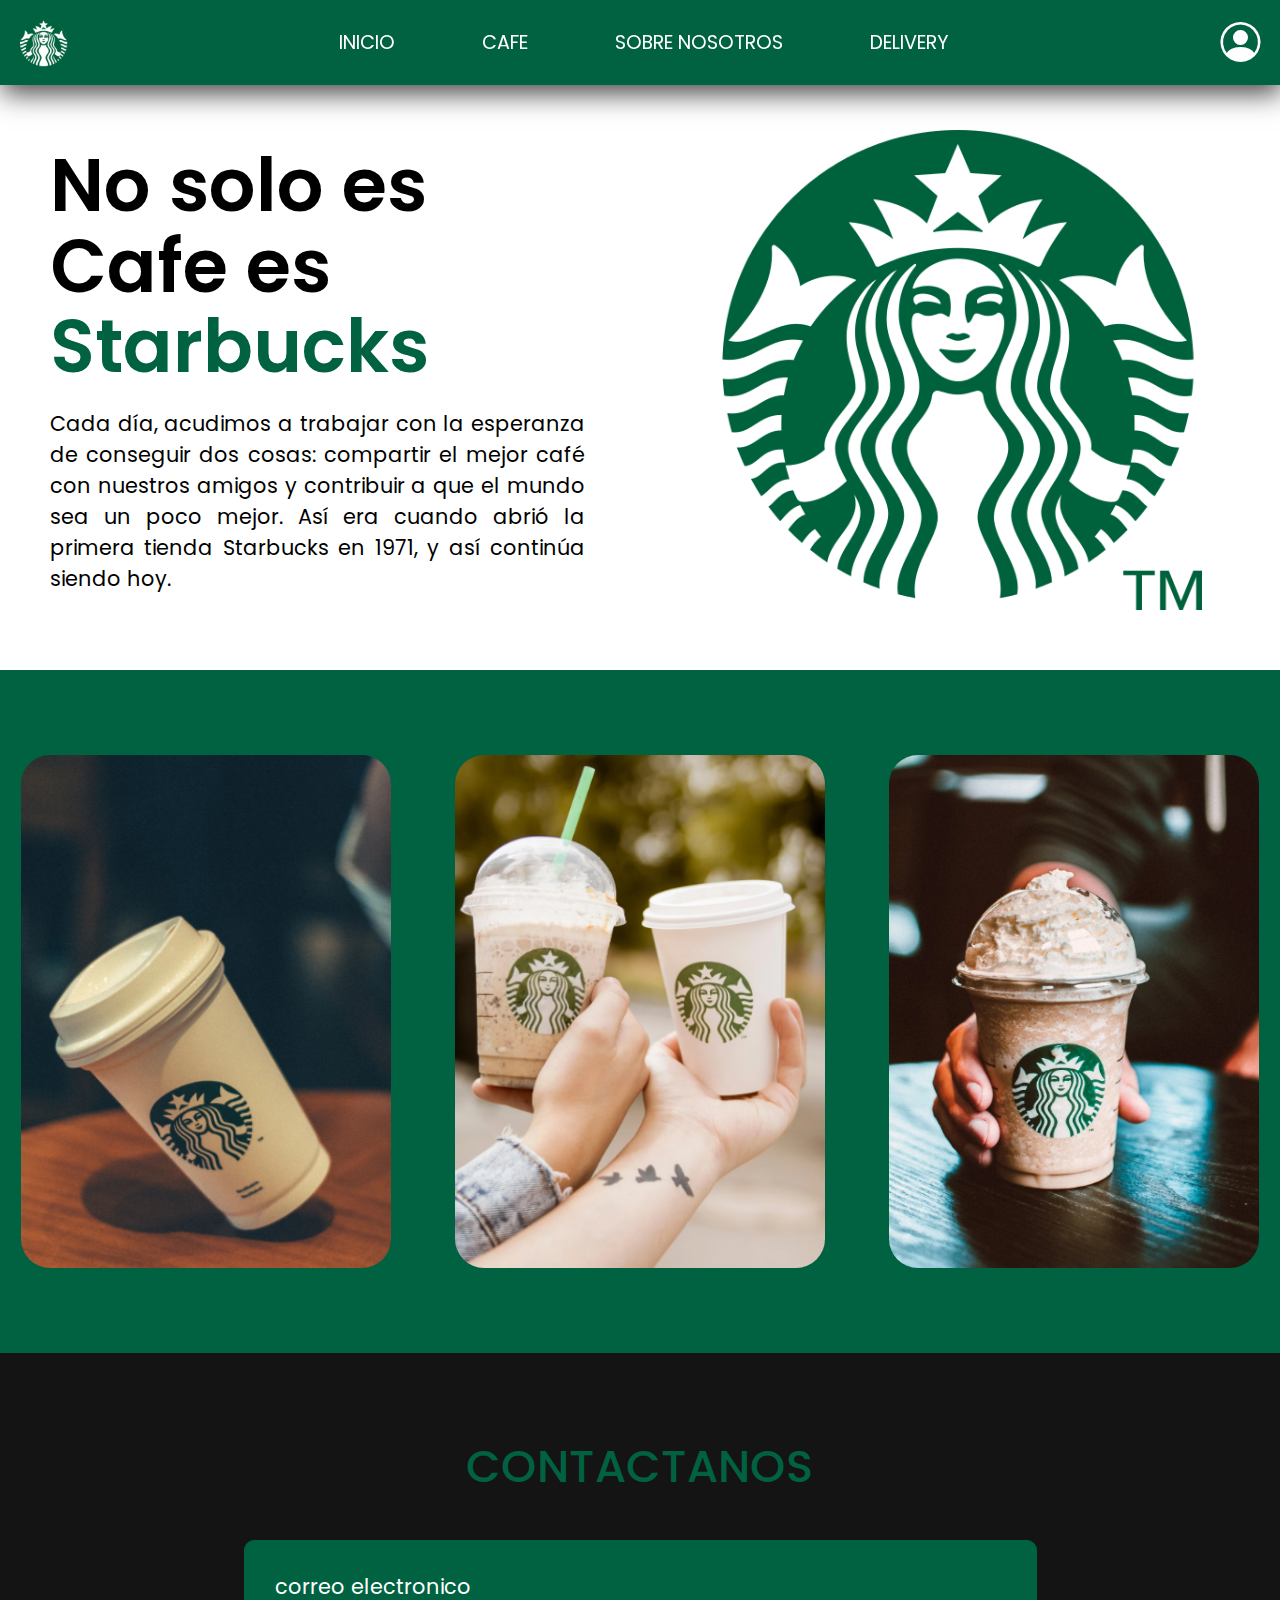
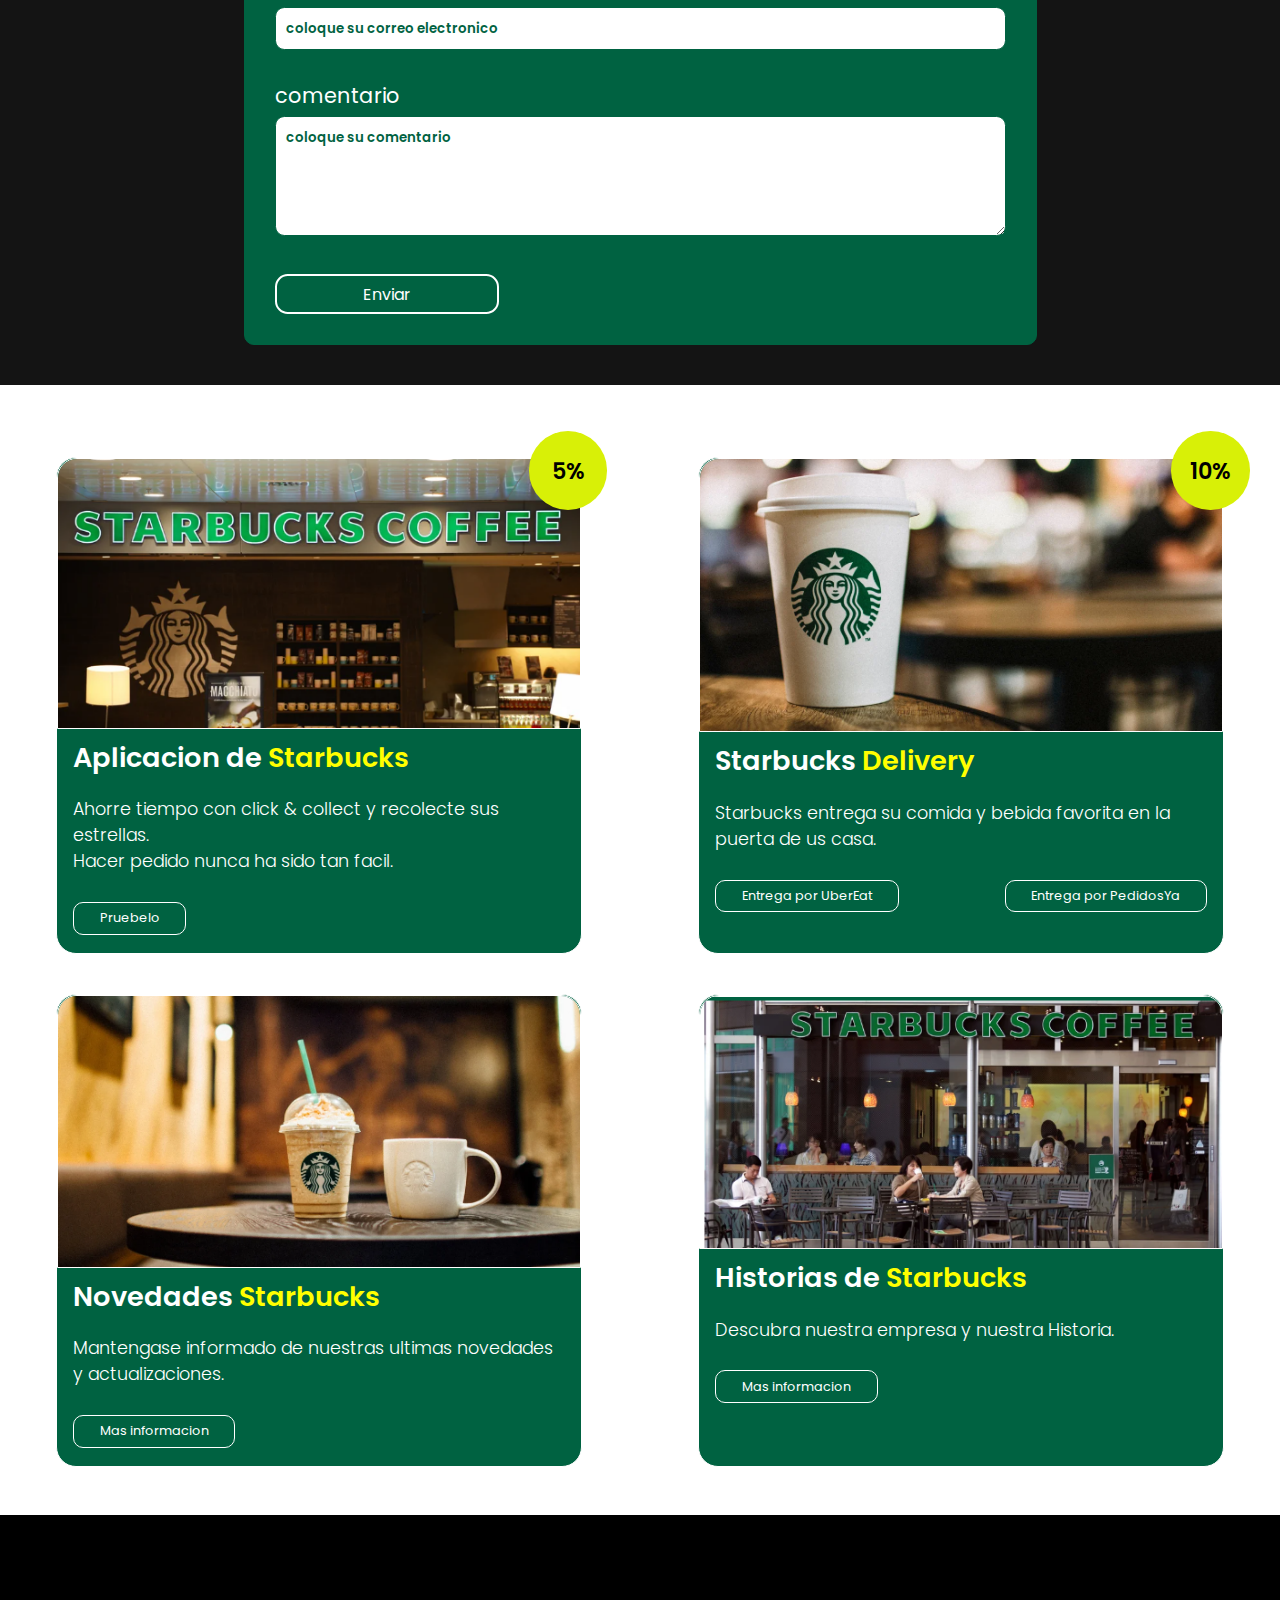
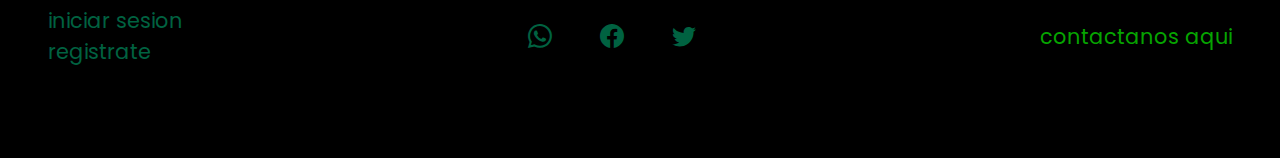
<file: index.html>
<!DOCTYPE html>
<html lang="es-AR">
  <head>
    <meta charset="UTF-8" />
    <meta http-equiv="X-UA-Compatible" content="IE=edge" />
    <meta name="viewport" content="width=device-width, initial-scale=1.0" />
    <meta name="author" content="Starbucks" />
    <meta name="description" content="Nos solo es Cafe es Starbucks" />
    <meta
      name="keywords"
      content="coffe, cafe, starbucks, bebida, bebidas calientes"
    />
    <title>Starbucks</title>
    <link rel="icon" href="./image/starbucks.png" />
    <link rel="stylesheet" href="./css/style.css" />
    <link
      rel="stylesheet"
      href="https://cdn.jsdelivr.net/npm/bootstrap-icons@1.9.1/font/bootstrap-icons.css"
    />
    <link rel="preconnect" href="https://fonts.googleapis.com" />
    <link rel="preconnect" href="https://fonts.gstatic.com" crossorigin />
    <link
      href="https://fonts.googleapis.com/css2?family=Poppins&display=swap"
      rel="stylesheet"
    />
  </head>

  <body>
    <header class="header">
      <div class="header__container-logo">
        <a href="./index.html">
          <img class="header__logo" src="./image/starbucks.png" alt="logo" />
        </a>
      </div>
      <nav class="header__nav">
        <a class="header__nav-link" href="#Inicio">Inicio</a>
        <a class="header__nav-link" href="#Cafe">Cafe</a>
        <a class="header__nav-link" href="#SobreNos">Sobre nosotros</a>
        <a class="header__nav-link" href="#Delivery">Delivery</a>
      </nav>
      <div class="header__container-icon">
        <i class="header__icon-list bi bi-list"></i>
        <i class="header__icon-user bi bi-person-circle"></i>
      </div>
    </header>
    <main class="main" id="Inicio">
      <div class="main__container-text">
        <h1 class="main__title">
          No solo es Cafe es <span class="span__green">Starbucks</span>
        </h1>
        <p class="main__p">
          Cada día, acudimos a trabajar con la esperanza de conseguir dos cosas:
          compartir el mejor café con nuestros amigos y contribuir a que el
          mundo sea un poco mejor. Así era cuando abrió la primera tienda
          Starbucks en 1971, y así continúa siendo hoy.
        </p>
      </div>
      <div class="main__container-img">
        <img class="main__img" src="./image/starbucks.png" alt="starbucks" />
      </div>
    </main>

    <section class="gallery" id="Cafe">
      <div class="container__img">
        <img class="gallery__img" src="./image/gallery-1.png" alt="img-1" />
      </div>
      <div class="container__img">
        <img class="gallery__img" src="./image/gallery-2.png" alt="img-2" />
      </div>
      <div class="container__img">
        <img class="gallery__img" src="./image/gallery-3.png" alt="img-3" />
      </div>
    </section>

    <section class="contact" id="Delivery">
      <h2 class="contact__title">contactanos</h2>
      <form class="contact__form">
        <div class="contact__form__container-email contact__form-container">
          <label class="contact__form-label">correo electronico</label>
          <input
            class="contact__form-email contact__form-input"
            type="email"
            name="contact_email"
            placeholder="coloque su correo electronico"
            required
          />
        </div>
        <div class="contact__form__container-comment contact__form-container">
          <label class="contact__form-label">comentario</label>
          <textarea
            class="contact__form-textarea contact__form-input"
            name="contact_comment"
            placeholder="coloque su comentario"
            required
          ></textarea>
        </div>
        <input class="contact__form-button" type="submit" value="Enviar" />
      </form>
    </section>

    <section class="cards" id="SobreNos">
      <div class="cards__container-card">
        <img class="cards__card-img" src="./image/card-1.png" alt="card1" />
        <div class="cards__card-circle">5%</div>
        <div class="cards__card__container-text">
          <h3 class="cards__card-title">
            Aplicacion de <span class="span__yellow">Starbucks</span>
          </h3>
          <p class="cards__card-text">
            Ahorre tiempo con click & collect y recolecte sus estrellas.
            <br />Hacer pedido nunca ha sido tan facil.
          </p>
          <input class="cards__card-button" type="button" value="Pruebelo" />
        </div>
      </div>
      <div class="cards__container-card">
        <img class="cards__card-img" src="./image/card-2.png" alt="card2" />
        <div class="cards__card-circle">10%</div>
        <div class="cards__card__container-text">
          <h3 class="cards__card-title">
            Starbucks <span class="span__yellow">Delivery</span>
          </h3>
          <p class="cards__card-text">
            Starbucks entrega su comida y bebida favorita en la puerta de us
            casa.
          </p>
          <div class="cards__card__container-button">
            <input
              class="cards__card-button"
              type="button"
              value="Entrega por UberEat"
            />
            <input
              class="cards__card-button"
              type="button"
              value="Entrega por PedidosYa"
            />
          </div>
        </div>
      </div>
      <div class="cards__container-card">
        <img class="cards__card-img" src="./image/card-3.png" alt="card3" />
        <div class="cards__card__container-text">
          <h3 class="cards__card-title">
            Novedades <span class="span__yellow">Starbucks</span>
          </h3>
          <p class="cards__card-text">
            Mantengase informado de nuestras ultimas novedades y
            actualizaciones.
          </p>
          <input
            class="cards__card-button"
            type="button"
            value="Mas informacion"
          />
        </div>
      </div>
      <div class="cards__container-card">
        <img class="cards__card-img" src="./image/card-4.png" alt="card4" />
        <div class="cards__card__container-text">
          <h3 class="cards__card-title">
            Historias de <span class="span__yellow">Starbucks</span>
          </h3>
          <p class="cards__card-text">
            Descubra nuestra empresa y nuestra Historia.
          </p>
          <input
            class="cards__card-button"
            type="button"
            value="Mas informacion"
          />
        </div>
      </div>
    </section>

    <footer class="footer">
      <div class="footer__container-user">
        <a class="footer__user-login footer__user" href="#">iniciar sesion</a>
        <a class="footer__user-register footer__user" href="#">registrate</a>
      </div>
      <div class="footer__container-network">
        <i class="footer__network-icon bi bi-whatsapp"></i>
        <i class="footer__network-icon bi bi-facebook"></i>
        <i class="footer__network-icon bi bi-twitter"></i>
      </div>
      <div class="footer__container-contact-us">
        <a class="footer__contact-us" href="#">contactanos aqui</a>
      </div>
    </footer>
  </body>
</html>
</file>
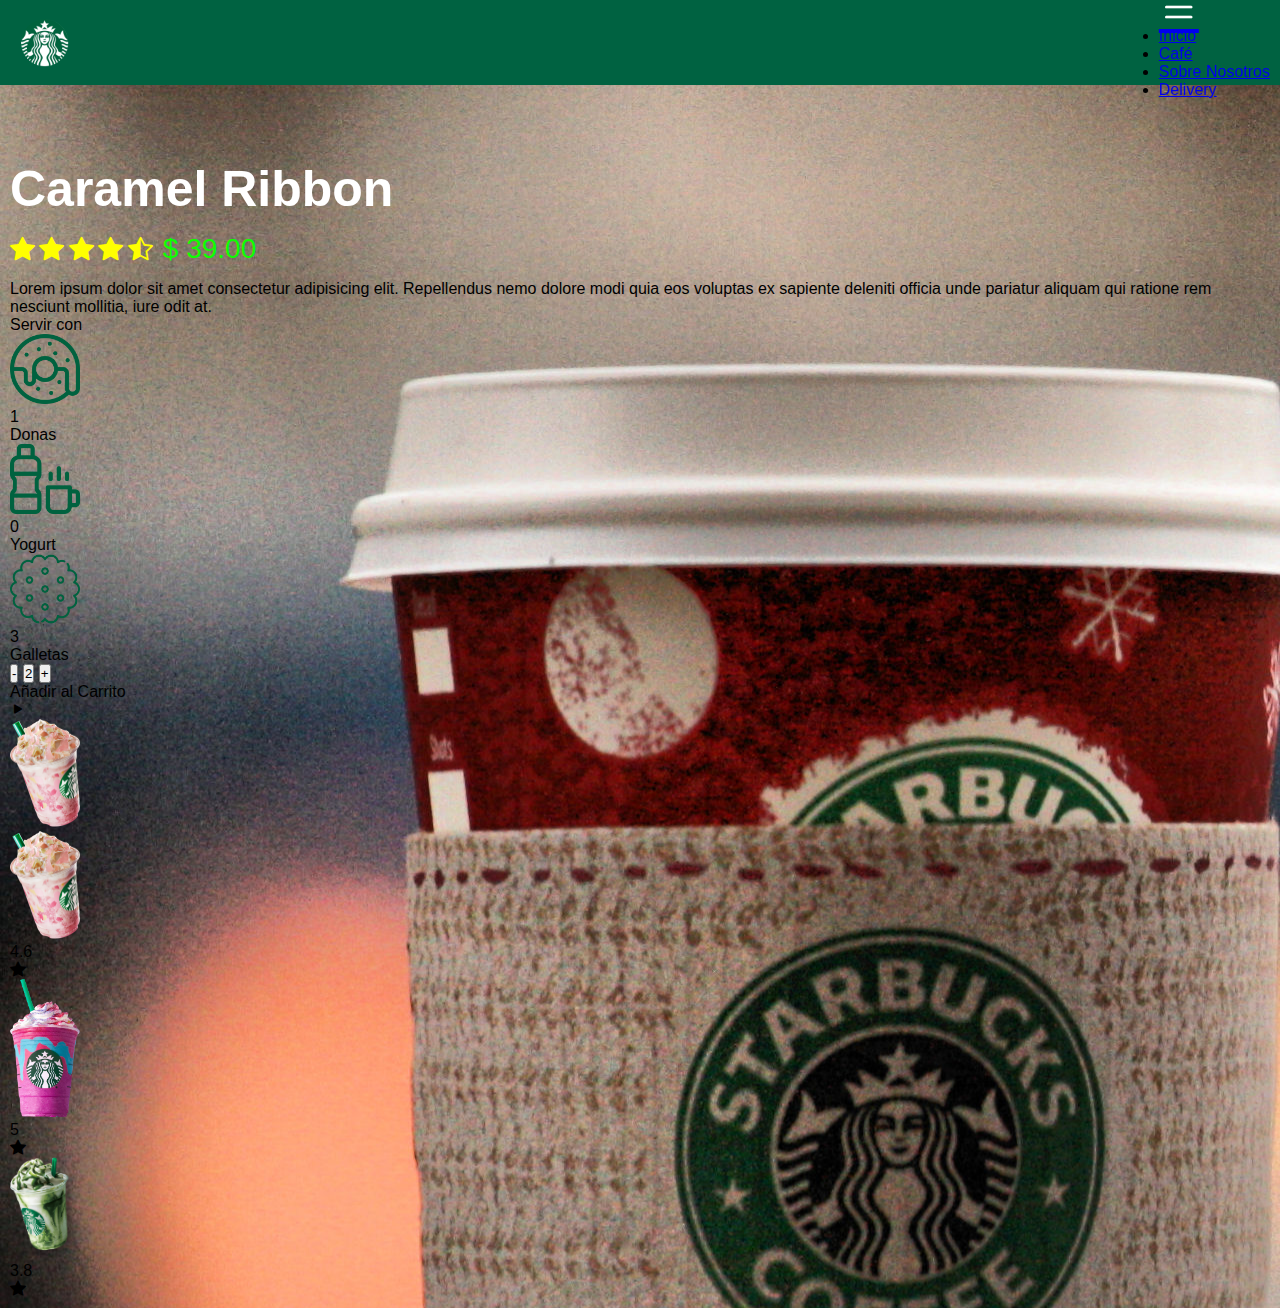
<file: pages/coffee.html>
<!DOCTYPE html>
<html lang="en">
  <head>
    <meta charset="UTF-8" />
    <meta http-equiv="X-UA-Compatible" content="IE=edge" />
    <meta name="viewport" content="width=device-width, initial-scale=1.0" />
    <meta name="description" content="tipos de café, variedad de starbucks" />
    <meta name="author" content="Clara Costa" />
    <meta name="keys" content="starbucks, café, coffe, caramel ribbon" />
    <title>Café</title>
    <link rel="stylesheet" href="../css/coffee.css">
    <link rel="stylesheet" href="https://cdn.jsdelivr.net/npm/bootstrap-icons@1.9.1/font/bootstrap-icons.css">
    <link href="https://cdn.jsdelivr.net/npm/bootstrap@5.2.2/dist/css/bootstrap.min.css" rel="stylesheet" integrity="sha384-Zenh87qX5JnK2Jl0vWa8Ck2rdkQ2Bzep5IDxbcnCeuOxjzrPF/et3URy9Bv1WTRi" crossorigin="anonymous">
  </head>
  <body>
    <div class="navbar">
      <div class="navbar__container-logo">
        <img
          class="navbar__logo"
          src="../image/starbucks.png"
          alt="logo-starbucks"
        />
      </div>
      <div class="navbar__container-links">
        <a class="navbar__link" href="../index.html">Inicio</a>
        <a class="navbar__link" href="./coffee.html">Café</a>
        <a class="navbar__link" href="#">Sobre Nosotros</a>
        <a class="navbar__link" href="#">Delivery</a>
      </div>
      <div class="navbar__container-list">
        <div class="dropdown">
          <a class="btn btn-transparent" href="#" role="button" data-bs-toggle="dropdown" aria-expanded="false">
            <i class="navbar__link-icon bi bi-list">
            </i>
          </a>
          <ul class="dropdown-menu">
            <li><a class="dropdown-item" href="../index.html">Inicio</a></li>
            <li><a class="dropdown-item" href="./coffee.html">Café</a></li>
            <li><a class="dropdown-item" href="#">Sobre Nosotros</a></li>
            <li><a class="dropdown-item" href="#">Delivery</a></li>
          </ul>
        </div>
      </div>
      <div class="navbar__container-login">
        <i class="bi bi-person-circle"></i>
      </div>
    </div>
    <div class="main">
      <div class="main-left">
        <div class="main-left__container-title">
          <h1 class="main-left__title">Caramel Ribbon</h1>
        </div>
        <div class="main-left__container-punctuation">
          <div class="main-left__container-stars">
            <i class="star bi bi-star-fill"></i>
            <i class="star bi bi-star-fill"></i>
            <i class="star bi bi-star-fill"></i>
            <i class="star bi bi-star-fill"></i>
            <i class="star bi bi-star-half"></i>
          </div>
          <div class="main-left__container-price">$ 39.00</div>
        </div>
        <div class="main-left__container-description">
          <p class="main-left__description-p">
            Lorem ipsum dolor sit amet consectetur adipisicing elit. Repellendus
            nemo dolore modi quia eos voluptas ex sapiente deleniti officia unde
            pariatur aliquam qui ratione rem nesciunt mollitia, iure odit at.
          </p>
        </div>
        <div class="main-left__container-recommendation">
          <div class="main-left__recommendation-title">Servir con</div>
          <div class="main-left__recommendation__container-icons">
            <div class="main-left__icons__container-icon">
              <img src="../image/rosquilla.png" alt="rosquilla">
              <div class="main-left__icons__number">1</div>
              <div class="main-left__icons__p">Donas</div>
            </div>
            <div class="main-left__icons__container-icon">
              <img src="../image/yogurt.png" alt="yogurt">
              <div class="main-left__icons__number">0</div>
              <div class="main-left__icons__p">Yogurt</div>
            </div>
            <div class="main-left__icons__container-icon">
              <img src="../image/galleta.png" alt="galleta">
              <div class="main-left__icons__number">3</div>
              <div class="main-left__icons__p">Galletas</div>
            </div>
          </div>
          <div class="main-left__recommendation__container-adds">
            <div class="btn-group" role="group" aria-label="Basic outlined example">
              <button type="button" class="btn btn-outline-light">-</button>
              <button type="button" class="btn btn-outline-light">2</button>
              <button type="button" class="btn btn-outline-light">+</button>
            </div>
            <div class="adds__button">
              <div class="adds__button-p">Añadir al Carrito</div>
              <i class="bi bi-play-fill text-white"></i>
            </div>
          </div>
        </div>
      </div>
      <div class="main-right">
        <div class="main-right__container-coffee-1">
          <img src="../image/cup-1.png" alt="cup-1">
        </div>
        <div class="main-right__container-coffees">
          <div class="main-right__container-coffee">
            <img src="../image/cup-1.png" alt="cup-1">
            <div class="main-right__coffees-punctuation">
              <div class="main-right__coffees-punctuation__number">4.6</div>
              <i class="star-2 bi bi-star-fill"></i>
            </div>
          </div>
          <div class="main-right__container-coffee">
            <img src="../image/cup-2.png" alt="cup-2">
            <div class="main-right__coffees-punctuation">
              <div class="main-right__coffees-punctuation__number">5</div>
              <i class="star-2 bi bi-star-fill"></i>
            </div>
          </div>
          <div class="main-right__container-coffee-green">
            <img src="../image/cup-3.png" alt="cup-3">
            <div class="main-right__coffees-punctuation">
              <div class="main-right__coffees-punctuation__number">3.8</div>
              <i class="star-2 bi bi-star-fill"></i>
            </div>
          </div>
        </div>
      </div>
    </div>
    <script src="https://cdn.jsdelivr.net/npm/bootstrap@5.2.2/dist/js/bootstrap.bundle.min.js" integrity="sha384-OERcA2EqjJCMA+/3y+gxIOqMEjwtxJY7qPCqsdltbNJuaOe923+mo//f6V8Qbsw3" crossorigin="anonymous"></script>
  </body>
</html>
</file>
<file: css/style.css>
* {
    margin: 0;
    padding: 0;
    box-sizing: border-box;
    font-family: 'Poppins', sans-serif; 
}
:root {
    --starbucks-color: #006241;
    --circle-color: #d8f007;
    --span_yellow-color: yellow;
    --negro_opaco-color: rgb(20, 20, 20);
}
.header {
    display: flex;
    position: fixed;
    z-index: 100;
    padding: 20px;
    width: 100%;
    height: 85px;
    background: var(--starbucks-color);
    flex-direction: row;
    justify-content: space-between;
    align-items: center;
    box-shadow: 2px 8px 26px 0px rgb(0 0 0 / 75%);
}
.header__container-logo {
    height: 3em;
}
.header__logo {
    width: 3em;
    cursor: pointer;
}
.header__nav {
    display: none;
}
.header__icon-user {
    display: none;
}
.header__icon-list {
    color: rgb(255, 255, 255);
    font-size: 2.5em;
    cursor: pointer;
}
.header__icon-list:hover {
    color: var(--negro_opaco-color);
    transition: 0.5s;
}
.main {
    display: flex;
    flex-direction: column;
    justify-content: space-between;
    padding: 110px 10px 30px 10px;
    width: 100%;
    margin: 0 auto;
}
.main__container-text {
    padding: 10px 30px;
}
.main__title {
    font-size: 3em;
    font-weight: 600;
    line-height: 1.1em;
    text-align: left;
}
.main__title::selection {
    background: var(--starbucks-color);
}
.span__green {
    color: var(--starbucks-color);
}
.span__green::selection {
    background: var(--starbucks-color);
    color: var(--negro_opaco-color);
}
.main__p {
    padding-top: 20px;
    font-size: 1.15em;
    text-align: justify;
}
.main__p::selection {
    background: var(--starbucks-color);
}
.main__container-img {
    display: none;
}
.gallery {
    padding: 40px;
    background: var(--starbucks-color);
    width: 100%;
    display: flex;
    flex-direction: column;
    align-items: center;
}
.container__img {
    display: flex;
    justify-content: center;
    width: 80%;
}
.gallery__img {
    width: 100%;
    border: 1px solid var(--starbucks-color);
    border-radius: 30px;
    margin: 10px;
    object-fit: cover;
}
.contact {
    display: flex;
    flex-direction: column;
    align-items: center;
    background: var(--negro_opaco-color);
    padding: 40px 30px;
}
.contact__title {
    padding: 40px;
    color: var(--starbucks-color);
    text-transform: uppercase;
    font-size: 2.8em;
    font-weight: 500;
}
.contact__title::selection {
    background: var(--starbucks-color);
}
.contact__form {
    display: flex;
    flex-direction: column;
    padding: 20px;
    width: 100%;
    background: var(--starbucks-color);
    border: 1px solid var(--starbucks-color);
    border-radius: 10px;
}
.contact__form-container {
    display: flex;
    flex-direction: column;
    margin-bottom: 15px;
}
.contact__form-label {
    color: white;
    font-size: 1.3em;
}
.contact__form-input {
    margin-top: 5px;
    border-radius: 0.7em;
    border: 1px solid var(--starbucks-color);
    padding: 0.8em;
    font-weight: 600;
}
.contact__form-input:focus {
    background: black;
    border: 1px solid white;
}
.contact__form-input::placeholder {
    color: var(--starbucks-color);
}
.contact__form-button {
    height: 2.5em;
    width: 14em;
    margin-top: 0.5em;
    border: 2px solid white;
    border-radius: 0.8em;
    background-color: var(--starbucks-color);
    color: white;
    font-size: 1em;
}
.contact__form-button:hover {
    background: yellow;
    border: 1px solid yellow;
    transition: 2s;
}
.cards {
    display: flex;
    flex-direction: column;
    align-items: center;
    padding: 3em 2em;
}
.cards__container-card {
    display: flex;
    position: relative;
    flex-direction: column;
    background: var(--starbucks-color);
    width: 90%;
    margin-top: 2.5em;
    border: 1px solid white;
    border-radius: 20px;
}
.cards__card-img {
    width: 100%;
    border: 1px solid white;
    border-radius: 20px 20px 0 0;
}
.cards__card-circle {
    display: flex;
    position: absolute;
    justify-content: center;
    align-items: center;
    top: -1.2em;
    right: -1.2em;
    background: var(--circle-color);
    border-radius: 50%;
    font-size: 1.4em;
    font-weight: 600;
    width: 3.5em;
    height: 3.5em;
}
.cards__card__container-text {
    display: flex;
    flex-direction: column;
    padding: 0.5em 1em;
}
.cards__card-title {
    color: white;
    font-size: 1.4em;
    font-weight: 600;
}
.span__yellow {
    color: var(--span_yellow-color);
}
.cards__card-text {
    padding: 1em 0;
    color: white;
    font-size: 0.9em;
    font-weight: 300;
}
.cards__card-button {
    margin: 10px 0;
    width: max-content;
    padding: 0.5em 2em;
    display: flex;
    justify-content: center;
    align-items: center;
    color: white;
    background: var(--starbucks-color);
    border: 1px solid white;
    border-radius: 10px;
    font-size: 0.8em;
}
.cards__card-button:hover {
    background: yellow;
    border: 1px solid yellow;
    transition: 1s;
}
.footer {
    display: flex;
    flex-direction: column;
    justify-content: space-between;
    background-color: black;
    padding: 2em;
}
.footer__container-user {
    display: flex;
    flex-direction: column;
}
.footer__user {
    text-decoration: none;
    color: var(--starbucks-color);
    font-size: 1.3em;
}
.footer__user:hover {
    text-decoration: underline;
}
.footer__container-network {
    display: flex;
    flex-direction: row;
    color: var(--starbucks-color);
}
.footer__network-icon {
    padding: 1em 1em 1em 0;
    font-size: 1.5em;
}
.footer__network-icon:hover {
    font-size: 2em;
    padding-top: 0.5em;
    cursor: pointer;
}
.footer__contact-us {
    text-decoration: none;
    color: rgb(6, 164, 0);
    font-size: 1.3em;
}
.footer__contact-us:hover {
    text-decoration: underline;
    cursor: pointer;
}

/*========================= tablet =========================*/

@media (min-width: 768px) {
    .header__nav {
        display: block;
    }
    .header__nav-link {
        text-decoration: none;
        color: white;
        text-transform: uppercase;
        margin: 0 1vw;
        padding: 8px 15px;
        border: 1px solid transparent;
        border-radius: 20px;
        font-size: 1.2em;
    }
    .header__nav-link:hover {
        border: 1px solid transparent;
        border-radius: 20px;
        background-color: rgba(128, 128, 128, 0.359);
        transition: 0.8s;
    }
    .header__nav-link:active {
        color: var(--circle-color);
        transition: 0.5s;
    }
    .header__icon-list {
        display: none;
    }
    .header__icon-user {
        display: block;
        color: white;
        font-size: 2.5em;
        cursor: pointer;
    }
    .header__icon-user:hover {
        color: var(--negro_opaco-color);
        transition: 0.8s;
    }
    .header__icon-user:active {
        color: var(--circle-color);
        transition: 0.3s;
    }
    .main {
        flex-direction: row;
        justify-content: space-between;
        align-items: center;
        padding: 110px 20px 40px 20px;
    }
    .main__container-text {
        width: 48%;
    }
    .main__title {
        font-size: 3.5em;
    }
    .main__p {
        font-size: 1.2em;
    }
    .main__container-img {
        display: flex;
        justify-content: center;
        align-items: center;
        width: 48%;
        padding: 20px;
    }
    .main__img {
        width: 100%;
    }
    .gallery {
        flex-direction: row;
        align-items: stretch;
        justify-content: space-between;
        padding: 20px;
        height: auto;
    }
    .container__img {
        width: 30%;
        display: flex;
        align-items: center;
    }
    .gallery__img {
        width: 100%;
        margin: 0;
        height: 80%;
    }
    .contact__form {
        width: 65%;
    }
    .cards {
        flex-direction: row;
        justify-content: space-between;
        flex-wrap: wrap;
        align-items: stretch;
        padding: 2em 2.5em 3em;
    }
    .cards__container-card {
        width: 45%;
    }
    .footer {
        flex-direction: row;
        justify-content: space-between;
        align-items: center;
    }
    .footer__network-icon {
        padding: 1em;
    }
}

/*========================= escritorio =========================*/

@media (min-width: 1024px) {
    .header__nav-link {
        margin: 0 2vw;
    }
    .main__title {
        font-size: 4.6em;
    }
    .main__p {
        font-size: 1.3em;
    }
    .main__img {
        width: 90%;
        max-width: 480px;
    }
    .contact__form {
        padding: 30px;
    }
    .contact__form-container {
        margin-bottom: 30px;
    }
    .contact__form-textarea {
        height: 9em;
    }
    
    .cards {
        padding: 2em 3.5em 3em;
    }
    .cards__card-title {
        font-size: 1.7em;
    }
    .cards__card-text {
        font-size: 1.1em;
    }
    .cards__card__container-button {
        display: flex;
        flex-direction: row;
        justify-content: space-between;
    }

    .footer {
        padding: 5em 3em;
    }
}
</file>
<file: css/coffee.css>
* {
    margin: 0;
    padding: 0;
    box-sizing: border-box;
    font-family: 'Poppins', sans-serif; 
}
:root {
    --starbucks-color: #006241;
    --circle-color: #d8f007;
    --span_yellow-color: yellow;
    --negro_opaco-color: rgb(20, 20, 20);
}
img {
    width: 70px;
}
.navbar {
    background: var(--starbucks-color);
    height: 85px;
    width: 100%;
    display: flex;
    position: fixed !important;
    top: 0;
    flex-direction: row;
    justify-content: space-between;
    align-items: center;
    /*---------AGREGAR BOX SHADOW--------*/
}
.navbar__container-logo {
    display: flex;
    margin: 0 20px;
}
.navbar__logo {
    display: flex;
    width: 50px;
    border: 1px solid transparent;
    border-radius: 50%;
}
.navbar__link {
    display: none;
}
.navbar__container-list {
    margin: 0 10px;
}
.bi-list {
    font-size: 40px;
    display: flex;
    color: white;
    align-content: center;
}
.navbar__container-login {
    display: none;
}
.main {
    display: flex;
    flex-direction: column;
    padding: 10px;
    background-image: url(../image/background-img.jpg);
    padding-top: 160px;
}
.main-left {
    display: flex;
    flex-direction: column;
}
.main-left__title {
    color: white;
    font-size: 50px;
}
.main-left__container-punctuation {
    display: flex;
    flex-direction: row;
    margin: 15px 0;
    align-items: center;
    justify-content: space-between;
    width: max-content;
}
.star {
    font-size: 25px;
    color: yellow;
}
.main-left__container-price {
    color:#0DFF00;
    font-size: 28px;
    font-weight: 500;
    margin-left: 10px;
}
</file>
